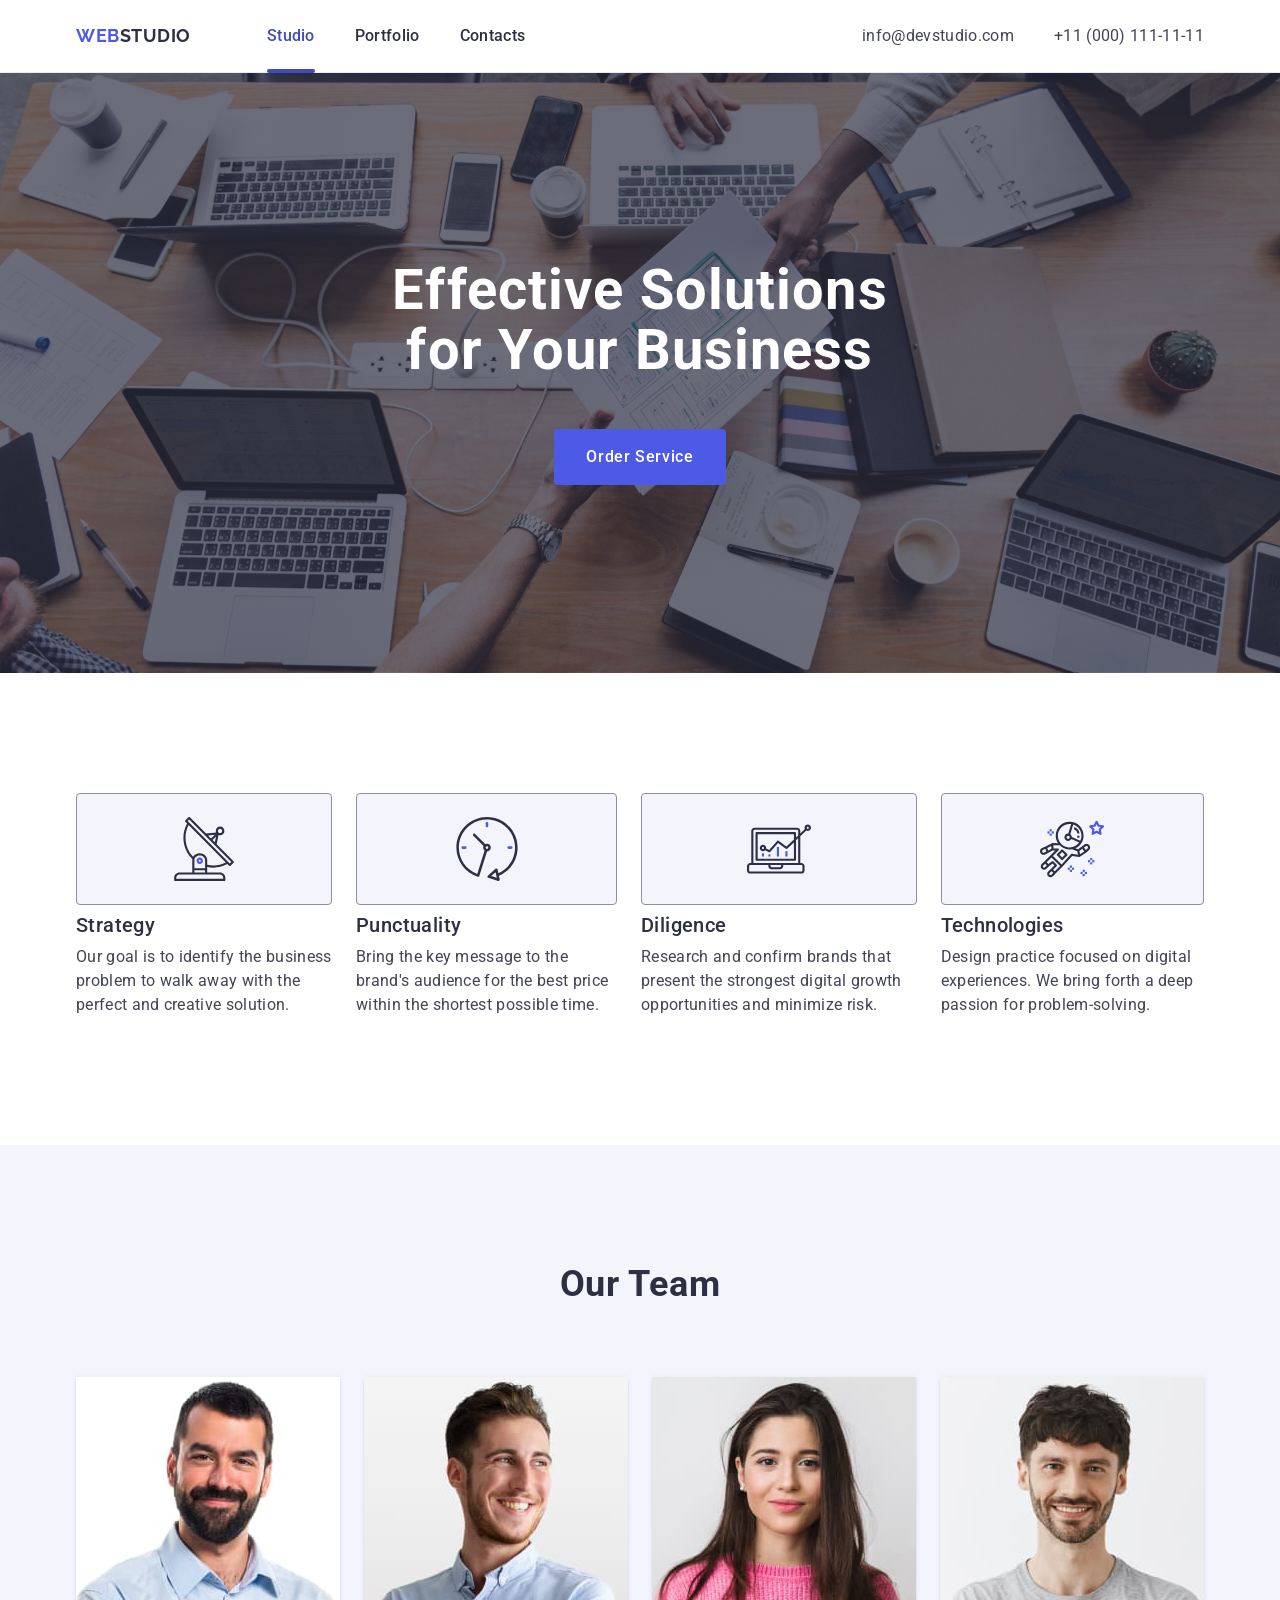
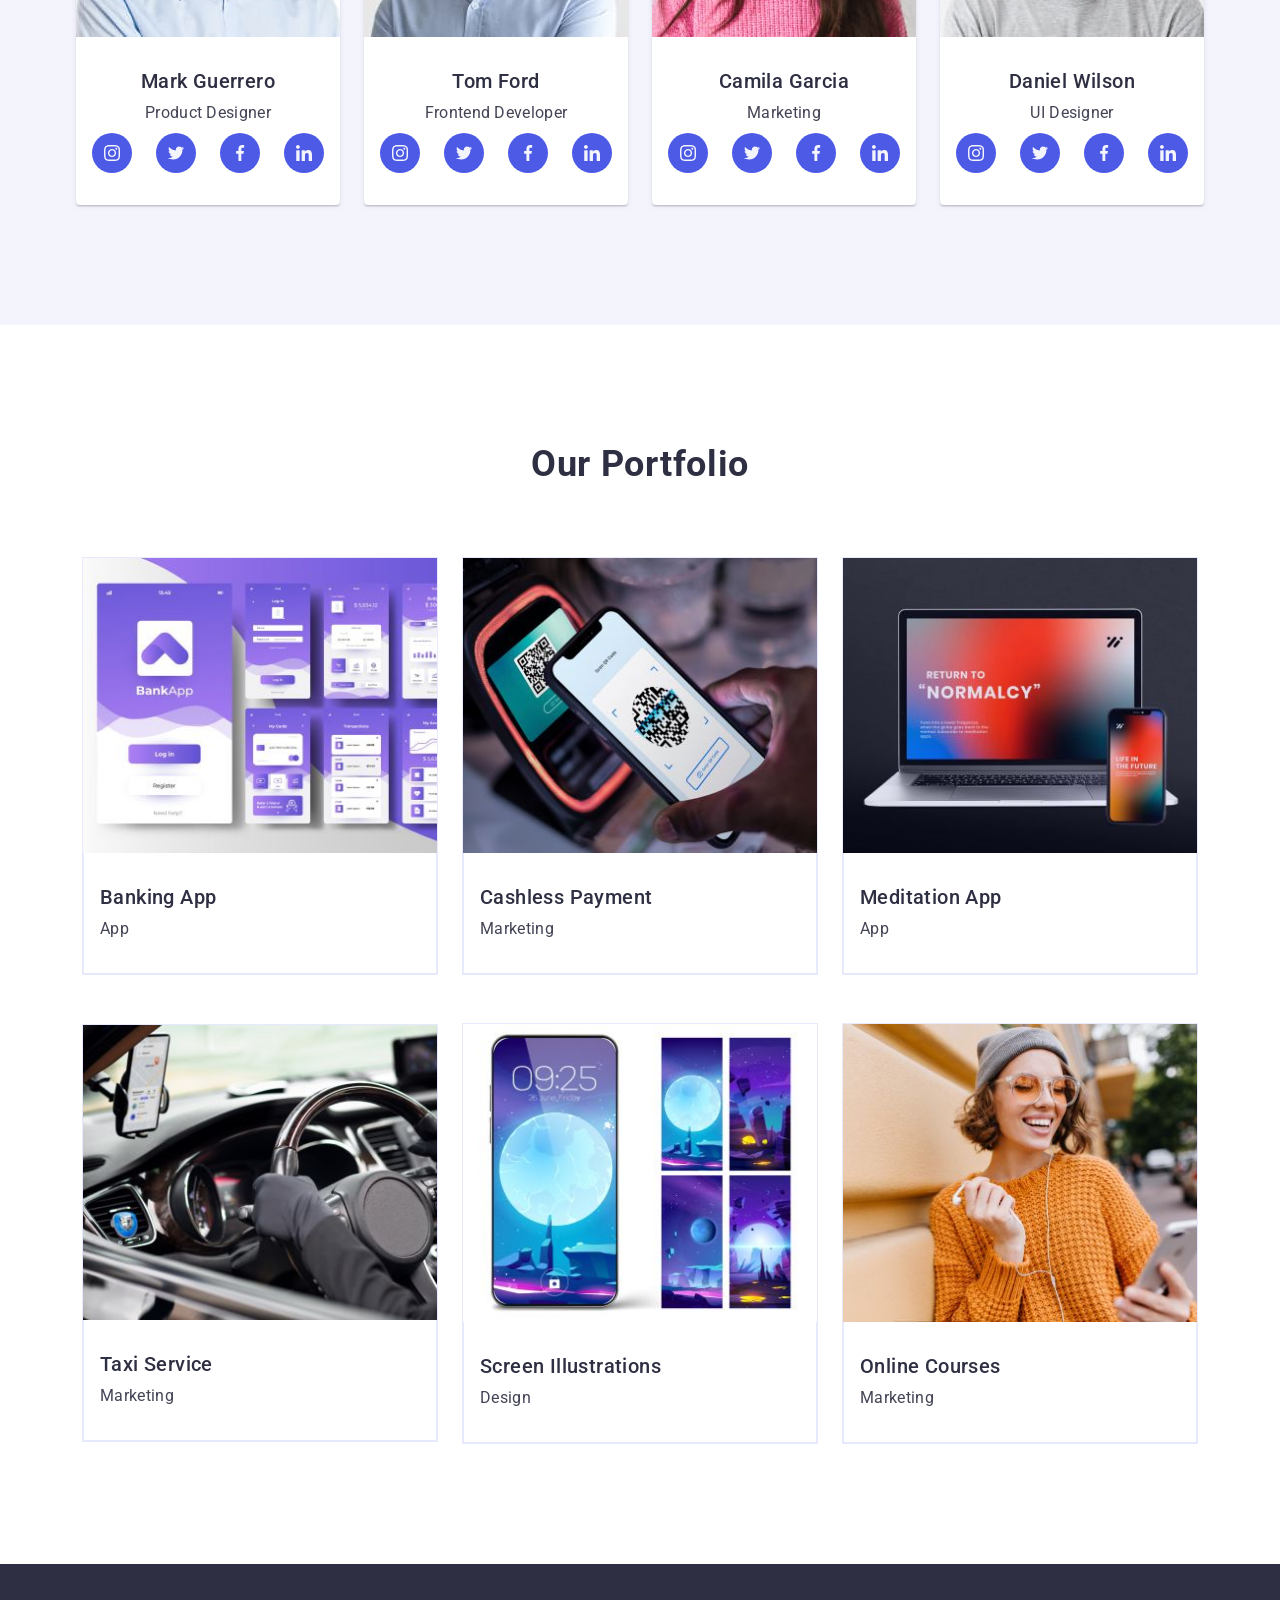
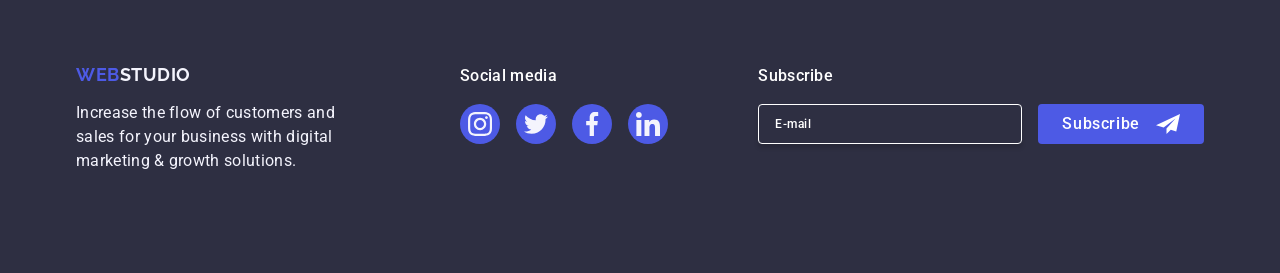
<file: index.html>
<!DOCTYPE html>
<html lang="en">
  <head>
    <meta charset="UTF-8" />
    <meta name="viewport" content="width=device-width, initial-scale=1.0" />
    <meta name="description" content="Effective Solutions for Your Business" />
    <title>WebStudio</title>
    <!-- Favicon -->
    <!-- Fonts -->
    <link rel="preconnect" href="https://fonts.googleapis.com" />
    <link rel="preconnect" href="https://fonts.gstatic.com" crossorigin />
    <link
      href="https://fonts.googleapis.com/css2?family=Raleway:wght@700&family=Roboto:wght@400;500;700&display=swap"
      rel="stylesheet" />
    <!-- modern-normalize -->
    <link
      rel="stylesheet"
      href="https://cdn.jsdelivr.net/npm/modern-normalize@2.0.0/modern-normalize.min.css" />
    <!-- Custom style -->
    <link rel="stylesheet" href="./css/styles.css" />
  </head>
  <body>
    <!-- *header -->
    <header class="header">
      <div class="header-container container">
        <nav class="header-nav">
          <a class="main-logo" href="./index.html"
            >Web<span class="header-logo-accent">Studio</span></a
          >
          <ul class="header-nav-list">
            <li class="header-nav-item">
              <a class="header-nav-link active" href="./index.html">Studio</a>
            </li>
            <li class="header-nav-item">
              <a class="header-nav-link" href="">Portfolio</a>
            </li>
            <li class="header-nav-item">
              <a class="header-nav-link" href="">Contacts</a>
            </li>
          </ul>
        </nav>
        <address class="header-address">
          <ul class="header-address-list">
            <li class="header-address-item">
              <a class="header-address-link" href="mailto:info@devstudio.com"
                >info@devstudio.com</a
              >
            </li>
            <li class="header-address-item">
              <a class="header-address-link" href="tel:+110001111111"
                >+11 (000) 111-11-11</a
              >
            </li>
          </ul>
        </address>
        <button
          class="mobile-menu-btn"
          type="button"
          aria-label="open menu button">
          <svg class="mobile-menu-icon" width="17" height="14">
            <use href="./images/icons.svg#menu"></use>
          </svg>
        </button>
      </div>
    </header>

    <main>
      <!-- *section hero -->
      <section class="hero">
        <div class="hero-container container">
          <h1 class="hero-titel">Effective Solutions for Your Business</h1>
          <button class="hero-button main-btn" type="button">
            Order Service
          </button>
        </div>
      </section>
      <!-- *section advantages -->
      <section class="advantages section">
        <div class="container">
          <h2 class="advantages-titel visually-hidden">advantages</h2>
          <ul class="advantages-list">
            <li class="advantages-item">
              <div class="advantages-icon-wrap">
                <svg class="advantages-icon" width="64" height="64">
                  <use href="./images/icons.svg#antenna"></use>
                </svg>
              </div>
              <h3 class="advantages-titel-caption">Strategy</h3>
              <p class="advantages-desc">
                Our goal is to identify the business problem to walk away with
                the perfect and creative solution.
              </p>
            </li>
            <li class="advantages-item">
              <div class="advantages-icon-wrap">
                <svg class="advantages-icon" width="64" height="64">
                  <use href="./images/icons.svg#clock"></use>
                </svg>
              </div>
              <h3 class="advantages-titel-caption">Punctuality</h3>
              <p class="advantages-desc">
                Bring the key message to the brand's audience for the best price
                within the shortest possible time.
              </p>
            </li>
            <li class="advantages-item">
              <div class="advantages-icon-wrap">
                <svg class="advantages-icon" width="64" height="64">
                  <use href="./images/icons.svg#diagram"></use>
                </svg>
              </div>
              <h3 class="advantages-titel-caption">Diligence</h3>
              <p class="advantages-desc">
                Research and confirm brands that present the strongest digital
                growth opportunities and minimize risk.
              </p>
            </li>
            <li class="advantages-item">
              <div class="advantages-icon-wrap">
                <svg class="advantages-icon" width="64" height="64">
                  <use href="./images/icons.svg#astronaut"></use>
                </svg>
              </div>
              <h3 class="advantages-titel-caption">Technologies</h3>
              <p class="advantages-desc">
                Design practice focused on digital experiences. We bring forth a
                deep passion for problem-solving.
              </p>
            </li>
          </ul>
        </div>
      </section>
      <!-- *section team -->
      <section class="team section">
        <div class="container">
          <h2 class="team-titel">Our Team</h2>
          <ul class="team-list">
            <li class="team-item">
              <picture
                ><source
                  media="(min-width: 1158px)"
                  srcset="
                    ./images/team/img11158@1x_result.jpg 1x,
                    ./images/team/img11158@2x_result.jpg 2x
                  " />
                <!-- Tablet screen -->
                <source
                  media="(min-width: 768px)"
                  srcset="
                    ./images/team/imgimgportfolio-13768@1x_result.jpg 1x,
                    ./images/team/imgimgportfolio-13768@2x_result.jpg 2x
                  " />
                <!-- Mobile screen -->
                <source
                  media="(min-width: 320px)"
                  srcset="
                    ./images/team/img-3320@1x_result.jpg 1x,
                    ./images/team/img-3320@2x_result.jpg 2x
                  " />
                <img
                  class="team-pic"
                  src="./images/team/img-3.jpg"
                  alt="photo man"
                  width="264"
                  height="260" />
              </picture>
              <div class="team-wrap">
                <h3 class="team-titel-caption">Mark Guerrero</h3>
                <p class="team-desc">Product Designer</p>
                <ul class="socials">
                  <li class="socials-item">
                    <a
                      class="socials-link team-socials-link"
                      href="https://instagram.com"
                      target="blank"
                      rel="noopener noreferrer"
                      aria-label="Instagram site">
                      <svg class="socials-icon" width="16" height="16">
                        <use href="./images/icons.svg#instagram"></use>
                      </svg>
                    </a>
                  </li>
                  <li class="socials-item">
                    <a
                      class="socials-link team-socials-link"
                      href="https://twitter.com"
                      target="_blank"
                      rel="noopener noreferrer"
                      aria-label="Twitter site">
                      <svg class="socials-icon" width="16" height="16">
                        <use href="./images/icons.svg#twitter"></use>
                      </svg>
                    </a>
                  </li>
                  <li class="socials-item">
                    <a
                      class="socials-link team-socials-link"
                      href="https://facebook.com"
                      target="blank"
                      rel="noopener noreferrer"
                      aria-label="Facebook site">
                      <svg class="socials-icon" width="16" height="16">
                        <use href="./images/icons.svg#facebook"></use>
                      </svg>
                    </a>
                  </li>
                  <li class="socials-item">
                    <a
                      class="socials-link team-socials-link"
                      href="https://www.linkedin.com"
                      target="blank"
                      rel="noopener noreferrer"
                      aria-label="Facebook site">
                      <svg class="socials-icon" width="16" height="16">
                        <use href="./images/icons.svg#linkedin"></use>
                      </svg>
                    </a>
                  </li>
                </ul>
              </div>
            </li>
            <li class="team-item">
              <picture
                ><source
                  media="(min-width: 1158px)"
                  srcset="
                    ./images/team/img21158@1x_result.jpg 1x,
                    ./images/team/img21158@1x_result.jpg 2x
                  " />
                <!-- Tablet screen -->
                <source
                  media="(min-width: 768px)"
                  srcset="
                    ./images/team/imgimgportfolio-14768@1x_result.jpg 1x,
                    ./images/team/imgimgportfolio-14768@1x_result.jpg 2x
                  " />
                <!-- Mobile screen -->
                <source
                  media="(min-width: 320px)"
                  srcset="
                    ./images/team/img-2320@1x_result.jpg 1x,
                    ./images/team/img-2320@1x_result.jpg 2x
                  " />
                <img
                  class="team-pic"
                  src="./images/team/img-2.jpg"
                  alt="photo man"
                  width="264"
                  height="260" />
              </picture>
              <div class="team-wrap">
                <h3 class="team-titel-caption">Tom Ford</h3>
                <p class="team-desc">Frontend Developer</p>
                <ul class="socials">
                  <li class="socials-item">
                    <a
                      class="socials-link team-socials-link"
                      href="https://instagram.com"
                      target="blank"
                      rel="noopener noreferrer"
                      aria-label="Instagram site">
                      <svg class="socials-icon" width="16" height="16">
                        <use href="./images/icons.svg#instagram"></use>
                      </svg>
                    </a>
                  </li>
                  <li class="socials-item">
                    <a
                      class="socials-link team-socials-link"
                      href="https://twitter.com"
                      target="blank"
                      rel="noopener noreferrer"
                      aria-label="Twitter site">
                      <svg class="socials-icon" width="16" height="16">
                        <use href="./images/icons.svg#twitter"></use>
                      </svg>
                    </a>
                  </li>
                  <li class="socials-item">
                    <a
                      class="socials-link team-socials-link"
                      href="https://facebook.com"
                      target="blank"
                      rel="noopener noreferrer"
                      aria-label="Facebook site">
                      <svg class="socials-icon" width="16" height="16">
                        <use href="./images/icons.svg#facebook"></use>
                      </svg>
                    </a>
                  </li>
                  <li class="socials-item">
                    <a
                      class="socials-link team-socials-link"
                      href="https://www.linkedin.com"
                      target="blank"
                      rel="noopener noreferrer"
                      aria-label="Facebook site">
                      <svg class="socials-icon" width="16" height="16">
                        <use href="./images/icons.svg#linkedin"></use>
                      </svg>
                    </a>
                  </li>
                </ul>
              </div>
            </li>
            <li class="team-item">
              <picture
                ><source
                  media="(min-width: 1158px)"
                  srcset="
                    ./images/team/img32158@1x_result.jpg 1x,
                    ./images/team/img32158@2x_result.jpg 2x
                  " />
                <!-- Tablet screen -->
                <source
                  media="(min-width: 768px)"
                  srcset="
                    ./images/team/imgimgportfolio-15768@1x_result.jpg 1x,
                    ./images/team/imgimgportfolio-15768@2x_result.jpg 2x
                  " />
                <!-- Mobile screen -->
                <source
                  media="(min-width: 320px)"
                  srcset="
                    ./images/team/img-1320@1x_result.jpg 1x,
                    ./images/team/img-320@2x_result.jpg  2x
                  " />
                <img
                  class="team-pic"
                  src="./images/team/img-1.jpg"
                  alt="photo woman"
                  width="264"
                  height="260" />
              </picture>
              <div class="team-wrap">
                <h3 class="team-titel-caption">Camila Garcia</h3>
                <p class="team-desc">Marketing</p>
                <ul class="socials">
                  <li class="socials-item">
                    <a
                      class="socials-link team-socials-link"
                      href="https://instagram.com"
                      target="blank"
                      rel="noopener noreferrer"
                      aria-label="Instagram site">
                      <svg class="socials-icon" width="16" height="16">
                        <use href="./images/icons.svg#instagram"></use>
                      </svg>
                    </a>
                  </li>
                  <li class="socials-item">
                    <a
                      class="socials-link team-socials-link"
                      href="https://twitter.com"
                      target="blank"
                      rel="noopener noreferrer"
                      aria-label="Twitter site">
                      <svg class="socials-icon" width="16" height="16">
                        <use href="./images/icons.svg#twitter"></use>
                      </svg>
                    </a>
                  </li>
                  <li class="socials-item">
                    <a
                      class="socials-link team-socials-link"
                      href="https://facebook.com"
                      target="blank"
                      rel="noopener noreferrer"
                      aria-label="Facebook site">
                      <svg class="socials-icon" width="16" height="16">
                        <use href="./images/icons.svg#facebook"></use>
                      </svg>
                    </a>
                  </li>
                  <li class="socials-item">
                    <a
                      class="socials-link team-socials-link"
                      href="https://www.linkedin.com"
                      target="blank"
                      rel="noopener noreferrer"
                      aria-label="Facebook site">
                      <svg class="socials-icon" width="16" height="16">
                        <use href="./images/icons.svg#linkedin"></use>
                      </svg>
                    </a>
                  </li>
                </ul>
              </div>
            </li>
            <li class="team-item">
              <picture
                ><source
                  media="(min-width: 1158px)"
                  srcset="
                    ./images/team/img42158@1x_result.jpg 1x,
                    ./images/team/img42158@2x_result.jpg 2x
                  " />
                <!-- Tablet screen -->
                <source
                  media="(min-width: 768px)"
                  srcset="
                    ./images/team/imgimgportfolio-17768@1x_result.jpg 1x,
                    ./images/team/imgimgportfolio-17768@2x_result.jpg 2x
                  " />
                <!-- Mobile screen -->
                <source
                  media="(min-width: 320px)"
                  srcset="
                    ./images/team/img-320@1x_result.jpg 1x,
                    ./images/team/img320@2x_result.jpg  2x
                  " />
                <img
                  class="team-pic"
                  src="./images/team/img.jpg"
                  alt="photo man"
                  width="264"
                  height="260" />
              </picture>
              <div class="team-wrap">
                <h3 class="team-titel-caption">Daniel Wilson</h3>
                <p class="team-desc">UI Designer</p>
                <ul class="socials">
                  <li class="socials-item">
                    <a
                      class="socials-link team-socials-link"
                      href="https://instagram.com"
                      target="blank"
                      rel="noopener noreferrer"
                      aria-label="Instagram site">
                      <svg class="socials-icon" width="16" height="16">
                        <use href="./images/icons.svg#instagram"></use>
                      </svg>
                    </a>
                  </li>
                  <li class="socials-item">
                    <a
                      class="socials-link team-socials-link"
                      href="https://twitter.com"
                      target="_blank"
                      rel="noopener noreferrer"
                      aria-label="Twitter site">
                      <svg class="socials-icon" width="16" height="16">
                        <use href="./images/icons.svg#twitter"></use>
                      </svg>
                    </a>
                  </li>
                  <li class="socials-item">
                    <a
                      class="socials-link team-socials-link"
                      href="https://facebook.com"
                      target="blank"
                      rel="noopener noreferrer"
                      aria-label="Facebook site">
                      <svg class="socials-icon" width="16" height="16">
                        <use href="./images/icons.svg#facebook"></use>
                      </svg>
                    </a>
                  </li>
                  <li class="socials-item">
                    <a
                      class="socials-link team-socials-link"
                      href="https://www.linkedin.com"
                      target="blank"
                      rel="noopener noreferrer"
                      aria-label="Facebook site">
                      <svg class="socials-icon" width="16" height="16">
                        <use href="./images/icons.svg#linkedin"></use>
                      </svg>
                    </a>
                  </li>
                </ul>
              </div>
            </li>
          </ul>
        </div>
      </section>
      <!-- *our portfolio -->
      <section class="portfolio section">
        <div class="container">
          <h2 class="portfolio-titel">Our Portfolio</h2>
          <ul class="portfolio-list">
            <li class="portfolio-item">
              <div class="overlay-wrap">
                <picture
                  ><source
                    media="(min-width: 1158px)"
                    srcset="
                      ./images/portfolio/img72158@1x_result.jpg 1x,
                      ./images/portfolio/img72158@2x_result.jpg 2x
                    " />
                  <!-- Tablet screen -->
                  <source
                    media="(min-width: 768px)"
                    srcset="
                      ./images/portfolio/imgimgportfolio-7768@2x_result.jpg 1x,
                      ./images/portfolio/imgimgportfolio-7768@2x_result.jpg 2x
                    " />
                  <!-- Mobile screen -->
                  <source
                    media="(min-width: 320px)"
                    srcset="
                      ./images/portfolio/imgimgportfolio-1320@1x_result.jpg 1x,
                      ./images/portfolio/imgimgportfolio-1320@2x_result.jpg 2x
                    " />
                  <img
                    class="portfolio-pic"
                    src="./images/portfolio/imgportfolio-5.jpg"
                    alt="photo banking app"
                    width="360"
                    height="300" />
                </picture>

                <p class="overlay">
                  14 Stylish and User-Friendly App Design Concepts · Task
                  Manager App · Calorie Tracker App · Exotic Fruit Ecommerce App
                  · Cloud Storage App
                </p>
              </div>
              <div class="portfolio-wrap">
                <h3 class="portfolio-titel-caption">Banking App</h3>
                <p class="portfolio-desc">App</p>
              </div>
            </li>
            <li class="portfolio-item">
              <div class="overlay-wrap">
                <picture
                  ><source
                    media="(min-width: 1158px)"
                    srcset="
                      ./images/portfolio/img88158@1x_result.jpg 1x,
                      ./images/portfolio/img88158@2x_result.jpg 2x
                    " />
                  <!-- Tablet screen -->
                  <source
                    media="(min-width: 768px)"
                    srcset="
                      ./images/portfolio/imgimgportfolio-8768@1x_result.jpg 1x,
                      ./images/portfolio/imgimgportfolio-8768@2x_result.jpg 2x
                    " />
                  <!-- Mobile screen -->
                  <source
                    media="(min-width: 320px)"
                    srcset="
                      ./images/portfolio/imgimgportfolio-2320@1x_result.jpg 1x,
                      ./images/portfolio/imgimgportfolio-2320@2x_result.jpg 2x
                    " />
                  <img
                    class="portfolio-pic"
                    src="./images/portfolio/imgportfolio-4.jpg"
                    alt="photo phone"
                    width="360"
                    height="300" />
                </picture>
                <p class="overlay">
                  14 Stylish and User-Friendly App Design Concepts · Task
                  Manager App · Calorie Tracker App · Exotic Fruit Ecommerce App
                  · Cloud Storage App
                </p>
              </div>

              <div class="portfolio-wrap">
                <h3 class="portfolio-titel-caption">Cashless Payment</h3>
                <p class="portfolio-desc">Marketing</p>
              </div>
            </li>
            <li class="portfolio-item">
              <div class="overlay-wrap">
                <picture
                  ><source
                    media="(min-width: 1158px)"
                    srcset="
                      ./images/portfolio/img82158@1x_result.jpg 1x,
                      ./images/portfolio/img82158@2x_result.jpg 2x
                    " />
                  <!-- Tablet screen -->
                  <source
                    media="(min-width: 768px)"
                    srcset="
                      ./images/portfolio/imgimgportfolio-9768@1x_result.jpg 1x,
                      ./images/portfolio/imgimgportfolio-9768@2x_result.jpg 2x
                    " />
                  <!-- Mobile screen -->
                  <source
                    media="(min-width: 320px)"
                    srcset="
                      ./images/portfolio/imgimgportfolio-3@1x_result.jpg 1x,
                      ./images/portfolio/imgimgportfolio-3@2x_result.jpg 2x
                    " />
                  <img
                    class="portfolio-pic"
                    src="./images/portfolio/imgportfolio-3.jpg"
                    alt="photo laptop"
                    width="360"
                    height="300" />
                </picture>

                <p class="overlay">
                  14 Stylish and User-Friendly App Design Concepts · Task
                  Manager App · Calorie Tracker App · Exotic Fruit Ecommerce App
                  · Cloud Storage App
                </p>
              </div>

              <div class="portfolio-wrap">
                <h3 class="portfolio-titel-caption">Meditation App</h3>
                <p class="portfolio-desc">App</p>
              </div>
            </li>
            <li class="portfolio-item">
              <div class="overlay-wrap">
                <picture
                  ><source
                    media="(min-width: 1158px)"
                    srcset="
                      ./images/portfolio/imgridrev1@1xresult.jpg 1x,
                      ./images/portfolio/img91158@2x_result.jpg  2x
                    " />
                  <!-- Tablet screen -->
                  <source
                    media="(min-width: 768px)"
                    srcset="
                      ./images/portfolio/imgimgportfolio-10768@1x_result.jpg 1x,
                      ./images/portfolio/imgimgportfolio-10768@2x_result.jpg 2x
                    " />
                  <!-- Mobile screen -->
                  <source
                    media="(min-width: 320px)"
                    srcset="
                      ./images/portfolio/img4320@1x_result.jpg              1x,
                      ./images/portfolio/imgimgportfolio-4320@2x_result.jpg 2x
                    " />
                  <img
                    class="portfolio-pic"
                    src="./images/portfolio/imgportfolio-2.jpg"
                    alt="photo car"
                    width="360"
                    height="300" />
                </picture>

                <p class="overlay">
                  14 Stylish and User-Friendly App Design Concepts · Task
                  Manager App · Calorie Tracker App · Exotic Fruit Ecommerce App
                  · Cloud Storage App
                </p>
              </div>

              <div class="portfolio-wrap">
                <h3 class="portfolio-titel-caption">Taxi Service</h3>
                <p class="portfolio-desc">Marketing</p>
              </div>
            </li>
            <li class="portfolio-item">
              <div class="overlay-wrap">
                <picture
                  ><source
                    media="(min-width: 1158px)"
                    srcset="
                      ./images/portfolio/imgimgportfolio-11768@1x_result.jpg 1x,
                      ./images/portfolio/imgimgportfolio-11768@2x_result.jpg 2x
                    " />
                  <!-- Tablet screen -->
                  <source
                    media="(min-width: 768px)"
                    srcset="
                      ./images/portfolio/imgimgportfolio-11768@1x_result.jpg 1x,
                      ./images/portfolio/imgimgportfolio-11768@2x_result.jpg 2x
                    " />
                  <!-- Mobile screen -->
                  <source
                    media="(min-width: 320px)"
                    srcset="
                      ./images/portfolio/imgimgportfolio-5320@1x_result.jpg 1x,
                      ./images/portfolio/imgimgportfolio-5320@2x_result.jpg 2x
                    " />
                  <img
                    class="portfolio-pic"
                    src="./images/portfolio/imgportfolio-1.jpg"
                    alt="photo phone"
                    width="360"
                    height="300" />
                </picture>

                <p class="overlay">
                  14 Stylish and User-Friendly App Design Concepts · Task
                  Manager App · Calorie Tracker App · Exotic Fruit Ecommerce App
                  · Cloud Storage App
                </p>
              </div>

              <div class="portfolio-wrap">
                <h3 class="portfolio-titel-caption">Screen Illustrations</h3>
                <p class="portfolio-desc">Design</p>
              </div>
            </li>
            <li class="portfolio-item">
              <div class="overlay-wrap">
                <picture
                  ><source
                    media="(min-width: 1158px)"
                    srcset="
                      ./images/portfolio/imgimgportfolio-12768@1x_result.jpg 1x,
                      ./images/portfolio/imgimgportfolio-12768@2x_result.jpg 2x
                    " />
                  <!-- Tablet screen -->
                  <source
                    media="(min-width: 768px)"
                    srcset="
                      ./images/portfolio/imgimgportfolio-12768@1x_result.jpg 1x,
                      ./images/portfolio/imgimgportfolio-12768@2x_result.jpg 2x
                    " />
                  <!-- Mobile screen -->
                  <source
                    media="(min-width: 320px)"
                    srcset="
                      ./images/portfolio/imgimgportfolio-6320@1x_result.jpg 1x,
                      ./images/portfolio/imgimgportfolio-6320@2x_result.jpg 2x
                    " />
                  <img
                    class="portfolio-pic"
                    src="./images/portfolio/imgportfolio.jpg"
                    alt="photo woman"
                    width="360"
                    height="300" />
                </picture>

                <p class="overlay">
                  14 Stylish and User-Friendly App Design Concepts · Task
                  Manager App · Calorie Tracker App · Exotic Fruit Ecommerce App
                  · Cloud Storage App
                </p>
              </div>

              <div class="portfolio-wrap">
                <h3 class="portfolio-titel-caption">Online Courses</h3>
                <p class="portfolio-desc">Marketing</p>
              </div>
            </li>
          </ul>
        </div>
      </section>
    </main>
    <!-- *footer -->
    <footer class="footer">
      <div class="container footer-wrap">
        <div class="footer-grouping-wrap">
          <div class="footer-wrap-logo">
            <a class="main-logo footer-logo" href="./index.html"
              >Web<span class="footer-logo-accent">Studio</span></a
            >
            <p class="footer-desc">
              Increase the flow of customers and sales for your business with
              digital marketing & growth solutions.
            </p>
          </div>
          <div class="socials-footer-wrap">
            <p class="socials-footer-caption">Social media</p>
            <ul class="socials footer-social">
              <li class="socials-item">
                <a
                  class="socials-link footer-socials-link"
                  href="https://instagram.com"
                  target="blank"
                  rel="noopener noreferrer"
                  aria-label="Instagram site">
                  <svg class="socials-icon" width="24" height="24">
                    <use href="./images/icons.svg#instagram"></use>
                  </svg>
                </a>
              </li>
              <li class="socials-item">
                <a
                  class="socials-link footer-socials-link"
                  href="https://twitter.com"
                  target="blank"
                  rel="noopener noreferrer"
                  aria-label="Twitter site">
                  <svg class="socials-icon" width="24" height="24">
                    <use href="./images/icons.svg#twitter"></use>
                  </svg>
                </a>
              </li>
              <li class="socials-item">
                <a
                  class="socials-link footer-socials-link"
                  href="https://facebook.com"
                  target="blank"
                  rel="noopener noreferrer"
                  aria-label="Facebook site">
                  <svg class="socials-icon" width="24" height="24">
                    <use href="./images/icons.svg#facebook"></use>
                  </svg>
                </a>
              </li>
              <li class="socials-item">
                <a
                  class="socials-link footer-socials-link"
                  href="https://www.linkedin.com"
                  target="blank"
                  rel="noopener noreferrer"
                  aria-label="Facebook site">
                  <svg class="socials-icon" width="24" height="24">
                    <use href="./images/icons.svg#linkedin"></use>
                  </svg>
                </a>
              </li>
            </ul>
          </div>
        </div>
        <div class="footer-subscribe-wrap">
          <p class="footer-subscribe-caption">Subscribe</p>
          <form class="footer-subscribe-form">
            <label class="footer-subscribe-label"
              ><input
                type="email"
                name="email"
                class="footer-subscribe-input"
                placeholder="E-mail" /></label
            ><button class="footer-subscribe-button main-btn" type="submit">
              Subscribe
              <svg class="footer-subscribe-icon" width="24" height="24">
                <use href="./images/icons.svg#frame"></use>
              </svg>
            </button>
          </form>
        </div>
      </div>
    </footer>
    <!-- modal -->
    <div class="backdrop is-hidden">
      <div class="modal">
        <button class="modal-btn" type="button" aria-label="modal close button">
          <svg class="btn-icon" width="8" height="8">
            <use href="./images/icons.svg#close-black"></use>
          </svg>
        </button>
        <p class="modal-caption">
          Leave your contacts and we will call you back
        </p>

        <form class="modal-form form" name="reviews">
          <div class="form-field">
            <label class="form-label" for="user-name">Name</label>
            <div class="form-input-wrap">
              <input
                type="text"
                name="user-name"
                id="user-name"
                class="form-input" />
              <svg class="form-icon" width="18" height="24">
                <use href="./images/icons.svg#person-black"></use>
              </svg>
            </div>
          </div>
          <div class="form-field">
            <label class="form-label" for="user-phone">Phone </label>
            <div class="form-input-wrap">
              <input
                type="tel"
                name="user-phone"
                id="user-phone"
                class="form-input" />
              <svg class="form-icon" width="18" height="24">
                <use href="./images/icons.svg#phone-black"></use>
              </svg>
            </div>
          </div>
          <div class="form-field">
            <label class="form-label" for="user_email">Email</label>
            <div class="form-input-wrap">
              <input
                type="email"
                name="user_email"
                id="user_email"
                class="form-input" />
              <svg class="form-icon" width="18" height="24">
                <use href="./images/icons.svg#email-black"></use>
              </svg>
            </div>
          </div>

          <div class="form-field textarea-wrap">
            <label class="form-label" for="user-comment">Comment </label>
            <textarea
              class="form-textarea"
              name="user-comment"
              id="user-comment"
              placeholder="Text input"></textarea>
          </div>
          <div class="checkbox-wrap">
            <input
              class="checkbox visually-hidden"
              type="checkbox"
              name="user-privacy"
              value="true"
              id="user-privacy" />
            <label class="from-agreement" for="user-privacy">
              <span class="from-agreement-checkbox"
                ><svg class="from-agreement-icon" width="10" height="8">
                  <use href="./images/icons.svg#vector"></use></svg
              ></span>
              I accept the terms and conditions of the&nbsp;
              <a class="from-agreement-link">Privacy Policy</a>
            </label>
          </div>
          <button class="form-btn main-btn">Send</button>
        </form>
      </div>
    </div>
    <!-- mobile menu  -->
    <div class="mobile-menu">
      <button
        class="close-menu-btn"
        type="button"
        aria-label="modal close button">
        <svg class="menu-btn-icon" width="8" height="8">
          <use href="./images/icons.svg#close-menu-btn"></use>
        </svg>
      </button>
      <ul class="mobile-menu-list">
        <li class="mobile-menu-item">
          <a href="./index.html" class="mobile-menu-link menu-active">Studio</a>
        </li>
        <li class="mobile-menu-item">
          <a href="#" class="mobile-menu-link">Portfolio</a>
        </li>
        <li class="mobile-menu-item">
          <a href="#" class="mobile-menu-link">Contacts</a>
        </li>
      </ul>

      <ul class="mobile-menu-cotacts">
        <li class="contact-item">
          <a class="contact-link" href="mailto:info@devstudio.com"
            >info@devstudio.com</a
          >
        </li>
        <li class="contact-item">
          <a class="contact-link" href="tel:+110001111111"
            >+11 (000) 111-11-11</a
          >
        </li>
      </ul>

      <ul class="socials mobile-menu-socials">
        <li class="socials-item">
          <a
            class="socials-link team-socials-link"
            href="https://instagram.com"
            target="blank"
            rel="noopener noreferrer"
            aria-label="Instagram site">
            <svg class="socials-icon" width="16" height="16">
              <use href="./images/icons.svg#instagram"></use>
            </svg>
          </a>
        </li>
        <li class="socials-item">
          <a
            class="socials-link team-socials-link"
            href="https://twitter.com"
            target="_blank"
            rel="noopener noreferrer"
            aria-label="Twitter site">
            <svg class="socials-icon" width="16" height="16">
              <use href="./images/icons.svg#twitter"></use>
            </svg>
          </a>
        </li>
        <li class="socials-item">
          <a
            class="socials-link team-socials-link"
            href="https://facebook.com"
            target="blank"
            rel="noopener noreferrer"
            aria-label="Facebook site">
            <svg class="socials-icon" width="16" height="16">
              <use href="./images/icons.svg#facebook"></use>
            </svg>
          </a>
        </li>
        <li class="socials-item">
          <a
            class="socials-link team-socials-link"
            href="https://www.linkedin.com"
            target="blank"
            rel="noopener noreferrer"
            aria-label="Facebook site">
            <svg class="socials-icon" width="16" height="16">
              <use href="./images/icons.svg#linkedin"></use>
            </svg>
          </a>
        </li>
      </ul>
    </div>
  </body>
</html>
</file>
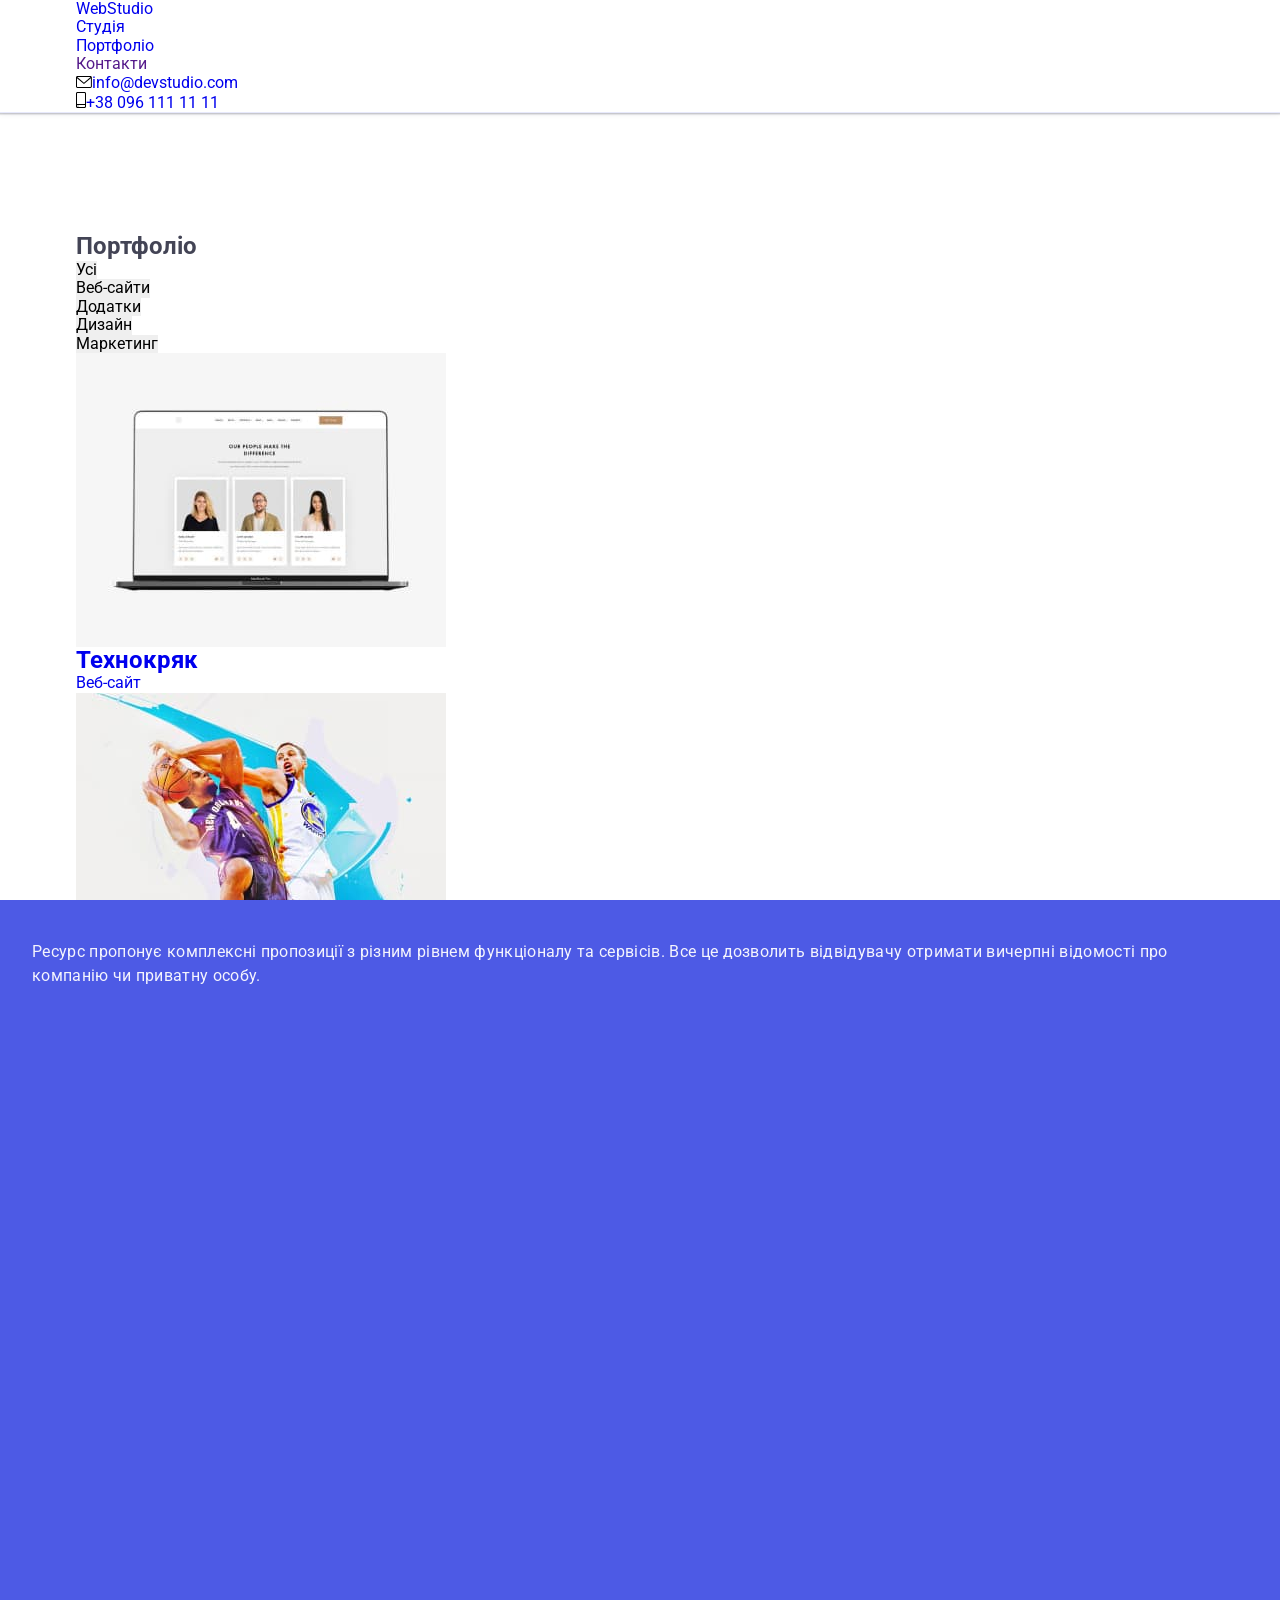
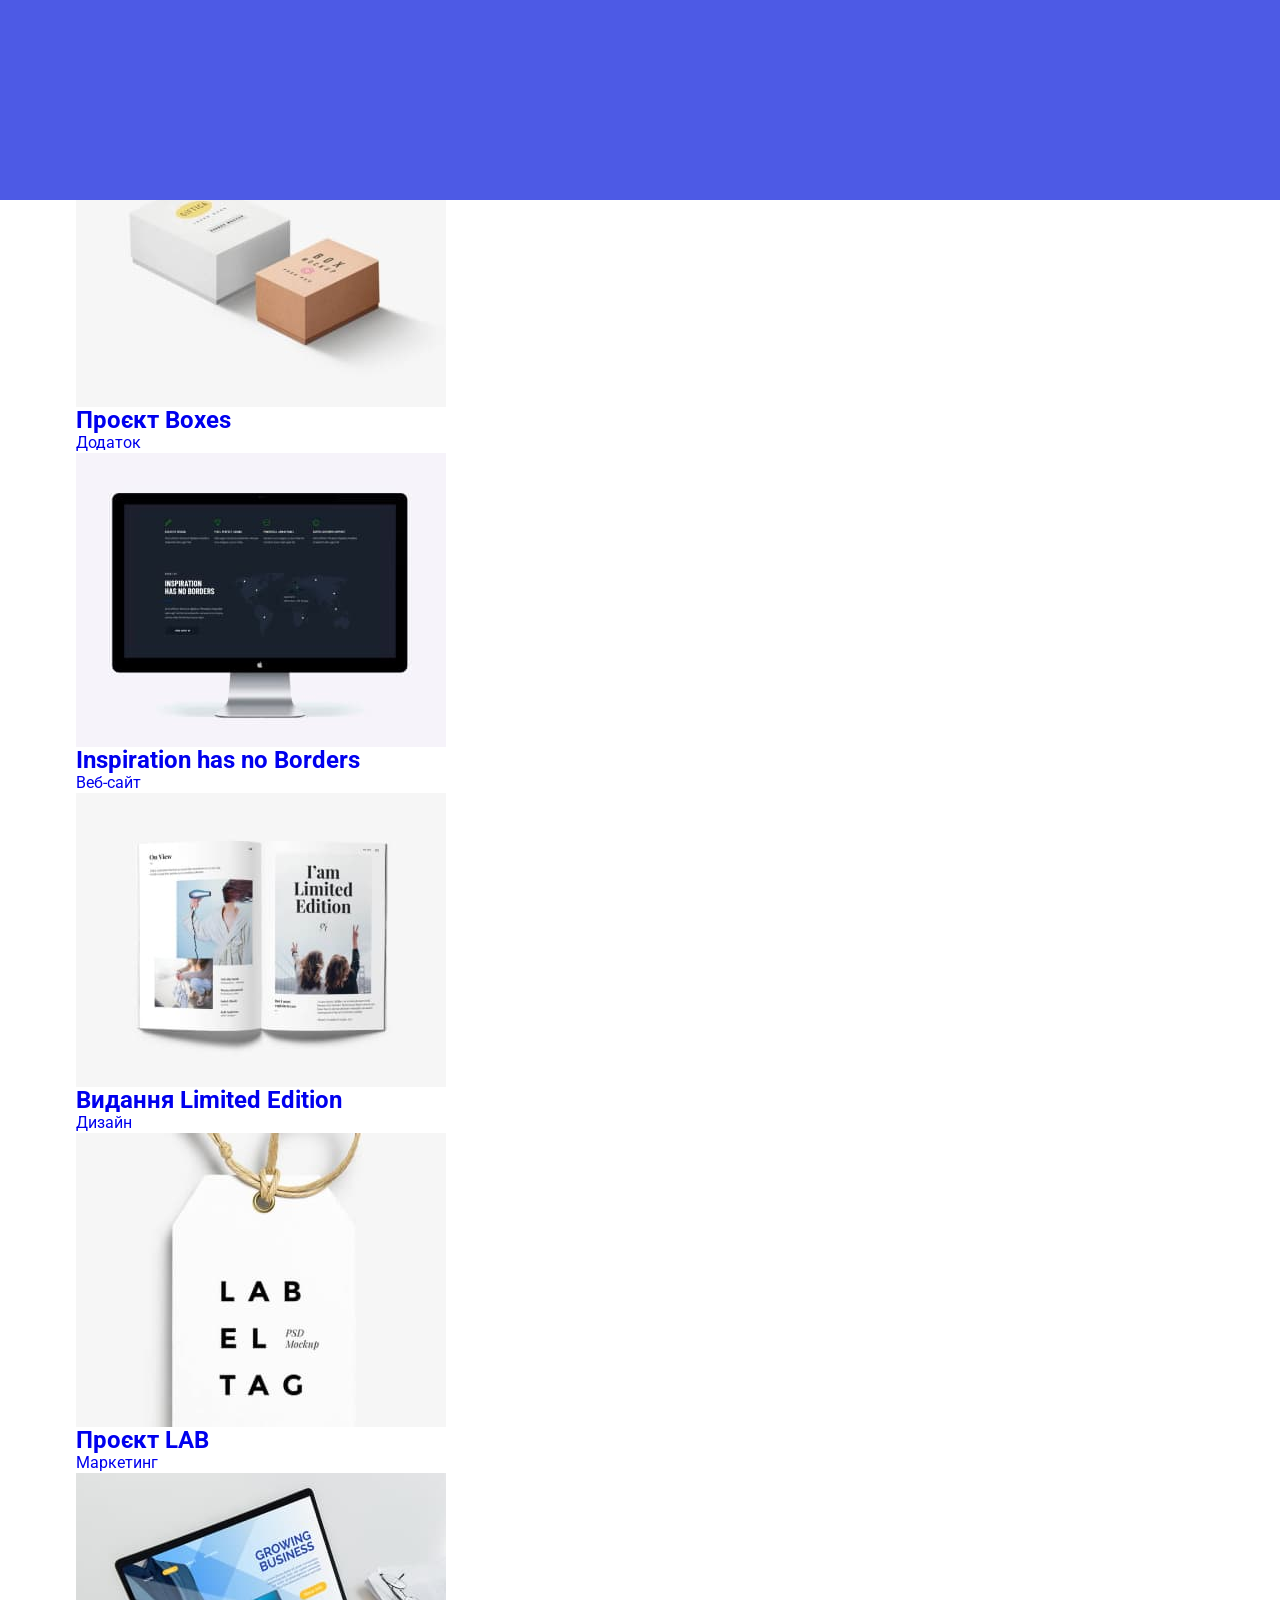
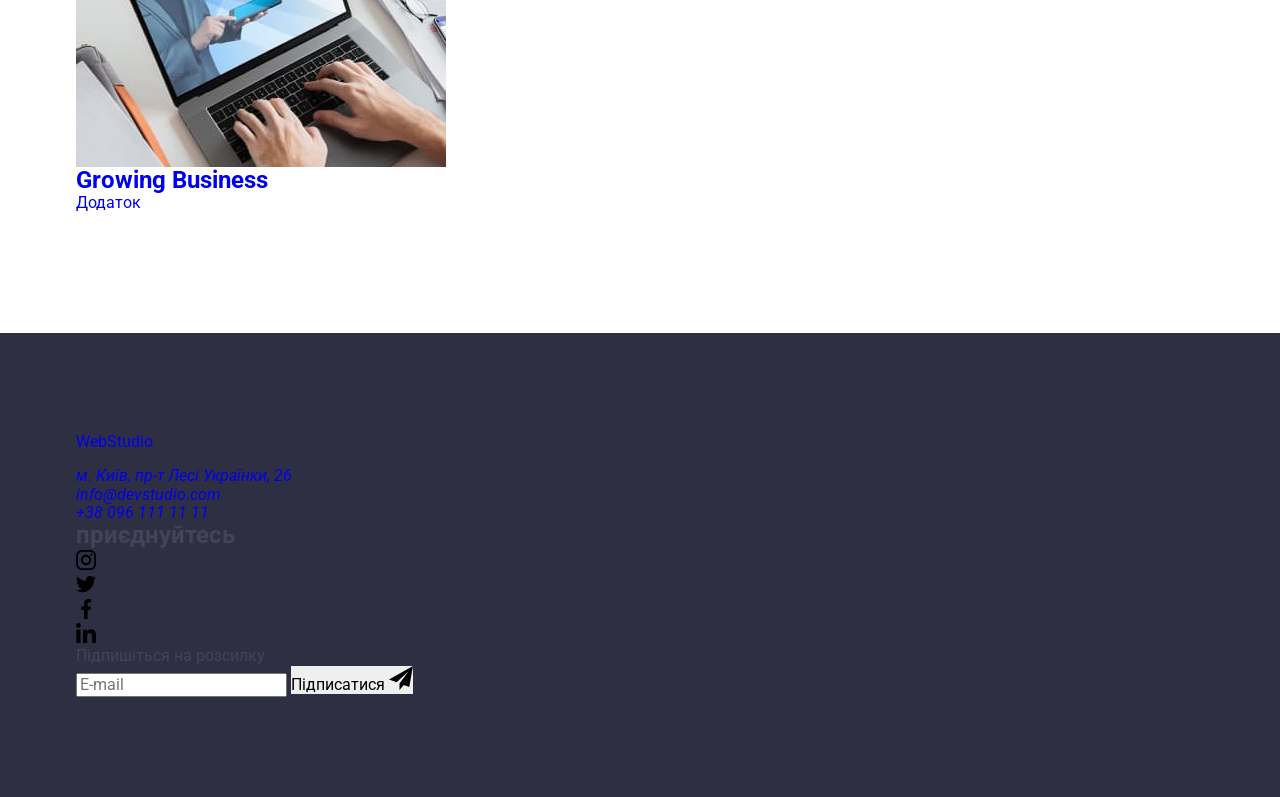
<file: portfolio.html>
<!DOCTYPE html>
<html lang="uk">
  <head>
    <meta charset="UTF-8" />
    <meta http-equiv="X-UA-Compatible" content="IE=edge" />
    <meta name="viewport" content="width=device-width, initial-scale=1.0" />
    <title>Портфоліо</title>
    <link
      href="https://fonts.googleapis.com/css2?family=Raleway:wght@700&family=Roboto:wght@400;500;700;900&display=swap"
      rel="stylesheet"
    />
    <link
      rel="stylesheet"
      href="https://cdnjs.cloudflare.com/ajax/libs/modern-normalize/1.0.0/modern-normalize.min.css"
    />
    <link rel="stylesheet" href="./css/styles.css" />
  </head>
  <body>
    <!-- шапка -->
    <header class="header">
      <div class="container main-nav">
        <nav class="site-nav">
          <a href="./index.html" class="logo link" aria-label="logo"
            ><span lang="en"><span class="logo-web-blue">Web</span>Studio</span></a
          >
          <ul class="list-site-nav list">
            <li class="item">
              <a href="./index.html" class="link link-site-nav">Студія</a>
            </li>
            <li class="item">
              <a href="./portfolio.html" class="link current link-site-nav">Портфоліо</a>
            </li>
            <li class="item"><a href="" class="link link-site-nav">Контакти</a></li>
          </ul>
        </nav>
        <ul class="list-contacts-header list">
          <li class="item">
            <a href="mailto:info@devstudio.com" class="link-contacts-header link"
              ><svg class="contacts-item" width="16" height="12">
                <use href="./images/sprite-defs.svg#icon-mail"></use></svg
              >info@devstudio.com</a
            >
          </li>
          <li class="item">
            <a href="tel:+380961111111" class="link-contacts-header link"
              ><svg class="contacts-item" width="10" height="16">
                <use href="./images/sprite-defs.svg#icon-phone"></use></svg
              >+38 096 111 11 11</a
            >
          </li>
        </ul>
      </div>
    </header>
    <main>
      <section class="section sample-works">
        <div class="container">
          <h1 class="section-titel-hidden">Портфоліо</h1>
          <ul class="list list-filter">
            <li class="button-item"><button type="button" class="button-filter">Усі</button></li>
            <li class="button-item">
              <button type="button" class="button button-filter">Веб-сайти</button>
            </li>
            <li class="button-item">
              <button type="button" class="button button-filter">Додатки</button>
            </li>
            <li class="button-item">
              <button type="button" class="button button-filter">Дизайн</button>
            </li>
            <li class="button-item">
              <button type="button" class="button button-filter">Маркетинг</button>
            </li>
          </ul>
          <ul class="list list-sample-work">
            <li class="works-item">
              <a href="#" class="link link-portfolio">
                <div class="overlay-wrapper">
                  <img
                    src="./images/img_website_tex.jpg"
                    alt="приклад дизайну веб-сайта"
                    width="370"
                  />
                  <div class="overlay">
                    <p class="overlay-text">
                      Ресурс пропонує комплексні пропозиції з різним рівнем функціоналу та сервісів.
                      Все це дозволить відвідувачу отримати вичерпні відомості про компанію чи
                      приватну особу.
                    </p>
                  </div>
                </div>

                <div class="works-examples">
                  <h2 class="list-sample-work-titel">Технокряк</h2>
                  <p class="list-sample-work-paragraph">Веб-сайт</p>
                </div>
              </a>
            </li>
            <li class="works-item">
              <a href="#" class="link link-portfolio">
                <div class="overlay-wrapper">
                  <img
                    src="./images/img_new_orlean.jpg"
                    alt="приклад дизайну постера  матч с баскетболу"
                    width="370"
                  />
                  <div class="overlay">
                    <p class="overlay-text">
                      Ресурс пропонує комплексні пропозиції з різним рівнем функціоналу та сервісів.
                      Все це дозволить відвідувачу отримати вичерпні відомості про компанію чи
                      приватну особу.
                    </p>
                  </div>
                </div>

                <div class="works-examples">
                  <h2 class="list-sample-work-titel">
                    Постер <span lang="en">New Orlean vs Golden Star</span>
                  </h2>
                  <p class="list-sample-work-paragraph">Дизайн</p>
                </div>
              </a>
            </li>
            <li class="works-item">
              <a href="#" class="link link-portfolio">
                <div class="overlay-wrapper">
                  <img
                    src="./images/img_seafood.jpg"
                    alt="приклад дизайну зображено лейбела ресорана"
                    width="370"
                  />
                  <div class="overlay">
                    <p class="overlay-text">
                      Ресурс пропонує комплексні пропозиції з різним рівнем функціоналу та сервісів.
                      Все це дозволить відвідувачу отримати вичерпні відомості про компанію чи
                      приватну особу.
                    </p>
                  </div>
                </div>
                <div class="works-examples">
                  <h2 class="list-sample-work-titel">Ресторан <span lang="en">Seafood</span></h2>
                  <p class="list-sample-work-paragraph">Додаток</p>
                </div>
              </a>
            </li>
            <li class="works-item">
              <a href="#" class="link link-portfolio">
                <div class="overlay-wrapper">
                  <img
                    src="./images/img_project_prime.jpg"
                    alt="приклад дизайну лейбла проєкта зображено навушники"
                    width="370"
                  />
                  <div class="overlay">
                    <p class="overlay-text">
                      Ресурс пропонує комплексні пропозиції з різним рівнем функціоналу та сервісів.
                      Все це дозволить відвідувачу отримати вичерпні відомості про компанію чи
                      приватну особу.
                    </p>
                  </div>
                </div>

                <div class="works-examples">
                  <h2 class="list-sample-work-titel">Проєкт <span lang="en">Prime</span></h2>
                  <p class="list-sample-work-paragraph">Маркетинг</p>
                </div>
              </a>
            </li>
            <li class="works-item">
              <a href="#" class="link link-portfolio">
                <div class="overlay-wrapper">
                  <img
                    src="./images/img_boxes.jpg"
                    alt="приклад дезайна додатку зображено упаковочні коробки"
                    width="370"
                  />
                  <div class="overlay">
                    <p class="overlay-text">
                      Ресурс пропонує комплексні пропозиції з різним рівнем функціоналу та сервісів.
                      Все це дозволить відвідувачу отримати вичерпні відомості про компанію чи
                      приватну особу.
                    </p>
                  </div>
                </div>

                <div class="works-examples">
                  <h2 class="list-sample-work-titel">Проєкт <span lang="en">Boxes</span></h2>
                  <p class="list-sample-work-paragraph">Додаток</p>
                </div>
              </a>
            </li>
            <li class="works-item">
              <a href="#" class="link link-portfolio">
                <div class="overlay-wrapper">
                  <img
                    src="./images/img_website_two.jpg"
                    alt="приклад дизайну веб-сайта"
                    width="370"
                  />
                  <div class="overlay">
                    <p class="overlay-text">
                      Ресурс пропонує комплексні пропозиції з різним рівнем функціоналу та сервісів.
                      Все це дозволить відвідувачу отримати вичерпні відомості про компанію чи
                      приватну особу.
                    </p>
                  </div>
                </div>

                <div class="works-examples">
                  <h2 class="list-sample-work-titel">
                    <span lang="en">Inspiration has no Borders</span>
                  </h2>
                  <p class="list-sample-work-paragraph">Веб-сайт</p>
                </div>
              </a>
            </li>
            <li class="works-item">
              <a href="#" class="link link-portfolio">
                <div class="overlay-wrapper">
                  <img src="./images/img_newspaper.jpg" alt="приклад дизайну журналу" width="370" />
                  <div class="overlay">
                    <p class="overlay-text">
                      Ресурс пропонує комплексні пропозиції з різним рівнем функціоналу та сервісів.
                      Все це дозволить відвідувачу отримати вичерпні відомості про компанію чи
                      приватну особу.
                    </p>
                  </div>
                </div>

                <div class="works-examples">
                  <h2 class="list-sample-work-titel">
                    Видання <span lang="en">Limited Edition</span>
                  </h2>
                  <p class="list-sample-work-paragraph">Дизайн</p>
                </div>
              </a>
            </li>
            <li class="works-item">
              <a href="#" class="link link-portfolio">
                <div class="overlay-wrapper">
                  <img
                    src="./images/lab_img.jpg"
                    alt="приклад дизайну проекту зображено бірку"
                    width="370"
                  />
                  <div class="overlay">
                    <p class="overlay-text">
                      Ресурс пропонує комплексні пропозиції з різним рівнем функціоналу та сервісів.
                      Все це дозволить відвідувачу отримати вичерпні відомості про компанію чи
                      приватну особу.
                    </p>
                  </div>
                </div>

                <div class="works-examples">
                  <h2 class="list-sample-work-titel">Проєкт <span lang="en">LAB</span></h2>
                  <p class="list-sample-work-paragraph">Маркетинг</p>
                </div>
              </a>
            </li>
            <li class="works-item">
              <a href="#" class="link link-portfolio">
                <div class="overlay-wrapper">
                  <img
                    src="./images/img_growing_business.jpg"
                    alt="приклад дизайну додатка зображено роботу з додатком на компютері"
                    width="370"
                  />
                  <div class="overlay">
                    <p class="overlay-text">
                      Ресурс пропонує комплексні пропозиції з різним рівнем функціоналу та сервісів.
                      Все це дозволить відвідувачу отримати вичерпні відомості про компанію чи
                      приватну особу.
                    </p>
                  </div>
                </div>

                <div class="works-examples">
                  <h2 class="list-sample-work-titel"><span lang="en">Growing Business</span></h2>
                  <p class="list-sample-work-paragraph">Додаток</p>
                </div>
              </a>
            </li>
          </ul>
        </div>
      </section>
    </main>
    <!-- футер -->
    <footer class="footer">
      <div class="container main-footer">
        <div class="footer-address">
          <a href="./index.html" class="footer-logo link" aria-label="logo"
            ><span lang="en"><span class="logo-web-blue">Web</span>Studio</span></a
          >
          <address class="address-footer">
            <ul class="contacts-footer list">
              <li>
                <a
                  href="https://www.google.com/maps/place/%D0%B1%D1%83%D0%BB.+%D0%9B%D0%B5%D1%81%D0%B8+%D0%A3%D0%BA%D1%80%D0%B0%D0%B8%D0%BD%D0%BA%D0%B8,+26,+%D0%9A%D0%B8%D0%B5%D0%B2,+%D0%A3%D0%BA%D1%80%D0%B0%D0%B8%D0%BD%D0%B0,+02000/@50.4265807,30.53838x58,17z/data=!3m1!4b1!4m5!3m4!1s0x40d4cf0e033ecbe9:0x57a4dffefec77da0!8m2!3d50.4265807!4d30.5383858"
                  target="_blank"
                  rel="noopener noreferrer"
                  class="contacts-footer-street link"
                  >м. Київ, пр-т Лесі Українки, 26</a
                >
              </li>
              <li>
                <a href="mailto:info@devstudio.com" class="contacts-footer-mail link"
                  >info@devstudio.com</a
                >
              </li>
              <li>
                <a href="tel:+380961111111" class="contacts-footer-tel link">+38 096 111 11 11</a>
              </li>
            </ul>
          </address>
        </div>
        <div class="footer-social">
          <h2 class="footer-titel">приєднуйтесь</h2>
          <ul class="footer-list list">
            <li class="footer-item">
              <a href="#" class="footer-link link" aria-label="instagram">
                <svg class="footer-icon" width="20" height="20">
                  <use href="./images/sprite-defs.svg#icon-instagram"></use>
                </svg>
              </a>
            </li>
            <li class="footer-item">
              <a href="#" class="footer-link link" aria-label="twitter">
                <svg class="footer-icon" width="20" height="20">
                  <use href="./images/sprite-defs.svg#icon-twitter"></use>
                </svg>
              </a>
            </li>
            <li class="footer-item">
              <a href="#" class="footer-link link" aria-label="facebook">
                <svg class="footer-icon" width="20" height="20">
                  <use href="./images/sprite-defs.svg#icon-facebook"></use>
                </svg>
              </a>
            </li>
            <li>
              <a href="#" class="footer-link link" aria-label="linkedin">
                <svg class="footer-icon" width="20" height="20">
                  <use href="./images/sprite-defs.svg#icon-linkedin"></use>
                </svg>
              </a>
            </li>
          </ul>
        </div>

        <div class="decor-footer">
          <p class="form-actions">Підпишіться на розсилку</p>
          <form class="form-footer">
            <input type="email" name="subscribe" class="footer-input" placeholder="E-mail" />
            <button type="submit" class="button-main">
              Підписатися
              <svg class="footer-form-icon" width="24" height="24">
                <use href="./images/sprite-defs.svg#icon-footer"></use>
              </svg>
            </button>
          </form>
        </div>
      </div>
    </footer>
  </body>
</html>
</file>
<file: css/styles.css>
body {
  font-family: 'Roboto', sans-serif;
  color: #434455;
  background-color: #fff;
}

/* Reset styles */
h1,
h2,
h3,
h4,
h5,
h6,
p {
  margin: 0;
}
ul,
ol {
  list-style-type: none;
  margin: 0;
  padding: 0;
}

img {
  display: block;
  max-width: 100%;
  height: auto;
}

a {
  text-decoration: none;
}

button {
  /* display: block; */
  padding: 0;
  border: none;
  cursor: pointer;
}

/* !Common styles */

.visually-hidden {
  position: absolute;
  width: 1px;
  height: 1px;
  margin: -1px;
  border: 0;
  padding: 0;
  white-space: nowrap;
  clip: rect(0 0 0 0);
  clip-path: inset(100%);
  overflow: hidden;
}
/* !---------------------section h2 -----------------------------------------*/
.section {
  padding-top: 96px;
  padding-bottom: 96px;
}
@media only screen and (min-width: 1158px) {
  .section {
    padding-top: 120px;
    padding-bottom: 120px;
  }
}
/* !---------------------container -----------------------------------------*/
/* .container {
  width: 1158px;
  padding-left: 15px;
  padding-right: 15px;
  margin-left: auto;
  margin-right: auto;
} */

.container {
  max-width: 320px;
  padding-left: 16px;
  padding-right: 16px;
  margin-left: auto;
  margin-right: auto;
}

@media only screen and (min-width: 768px) {
  .container {
    max-width: 768px;
    padding-left: 15px;
    padding-right: 15px;
  }
}

@media only screen and (min-width: 1158px) {
  .container {
    max-width: 1158px;
  }
}

/* !---------------------titel h2 -----------------------------------------*/

.team-titel,
.portfolio-titel {
  margin-bottom: 72px;
  color: #2e2f42;
  text-align: center;
  font-size: 36px;
  line-height: 1.11;
  letter-spacing: 0.02em;
  text-transform: capitalize;
}

/* !---------------------titel h3 -----------------------------------------*/

.team-titel-caption,
.portfolio-titel-caption {
  color: #2e2f42;
  font-size: 20px;
  font-weight: 500;
  line-height: 1.2;
  letter-spacing: 0.02em;
}

/* !---------------------desc -----------------------------------------*/

.team-desc,
.portfolio-desc {
  color: #434455;
  font-size: 16px;
  line-height: 1.5;
  letter-spacing: 0.02em;
}

/*!------------btn main -------------------------------------------*/
/* .main-btn {
  display: block;
  min-width: 169px;
  padding: 16px 32px 16px 32px;
  margin: 0 auto 0 auto; 
  color: #fff;
  font-size: 16px;
  font-weight: 500;
  line-height: 1.5;
  letter-spacing: 0.04em;
  border-radius: 4px;
  background-color: #4d5ae5;
  transition: background-color 250ms cubic-bezier(0.4, 0, 0.2, 1);
}

.main-btn:hover,
.main-btn:focus {
  background-color: #404bbf;
}  */
.main-btn {
  display: block;
  min-width: 169px;
  padding: 16px 32px 16px 32px;
  margin: 0 auto 0 auto;
  color: #fff;
  font-size: 16px;
  font-weight: 500;
  line-height: 1.5;
  letter-spacing: 0.04em;
  border-radius: 4px;
  background-color: #4d5ae5;
  transition: background-color 250ms cubic-bezier(0.4, 0, 0.2, 1);
}

.main-btn:focus {
  background-color: #404bbf;
}

@media only screen and (min-width: 1158px) {
  .main-btn:hover {
    background-color: #404bbf;
  }
}

/* !social ickon ----------------------------------------- */
.socials {
  display: flex;
  gap: 24px;
  justify-content: center;
}
*/ .socials-link {
  display: flex;
  justify-content: center;
  align-items: center;
  width: 40px;
  height: 40px;
  border-radius: 50%;
  background-color: #4d5ae5;
  background-color: 250ms cubic-bezier(0.4, 0, 0.2, 1);
}

.socials-icon {
  fill: #f4f4fd;
}
.team-socials-link:hover,
.team-socials-link:focus {
  background-color: #404bbf;
}

.socials-link {
  display: flex;
  justify-content: center;
  align-items: center;
  width: 40px;
  height: 40px;
  border-radius: 50%;
  background-color: #4d5ae5;
  background-color: 250ms cubic-bezier(0.4, 0, 0.2, 1);
}

.socials-icon {
  fill: #f4f4fd;
}

.team-socials-link:focus {
  background-color: #404bbf;
}

@media only screen and (min-width: 1158px) {
  .team-socials-link:hover {
    background-color: #404bbf;
  }
}

/* !header */

.header {
  border-bottom: 1px solid #e7e9fc;
  box-shadow: 0px 2px 1px rgba(46, 47, 66, 0.08),
    0px 1px 1px rgba(46, 47, 66, 0.16), 0px 1px 6px rgba(46, 47, 66, 0.08);
}

.header-container {
  display: flex;
  align-items: center;
}

.header-nav {
  display: flex;
  align-items: center;
}

.main-logo {
  display: inline-flex;
  align-items: center;
  color: #4d5ae5;
  font-family: 'Raleway', sans-serif;
  font-size: 18px;
  font-weight: 700;
  line-height: 1.17;
  letter-spacing: 0.03em;
  text-transform: uppercase;
  margin-left: auto;
}

.header-logo-accent {
  color: #2e2f42;
}

.header-nav-link {
  display: none;
}

.header-address-list {
  display: none;
}

.mobile-menu-btn {
  display: flex;
  justify-content: center;
  align-items: center;
  padding: 16px 0;
  background-color: transparent;
  margin-left: auto;
}

.mobile-menu {
  position: fixed;
  top: 0;
  left: 0;

  width: 100%;
  height: 100%;
  padding: 72px 16px 40px 16px;
  background-color: #fff;
  display: flex;
  flex-direction: column;
  visibility: hidden;
  transition: transform 250ms cubic-bezier(0.4, 0, 0.2, 1),
    visibility 250ms cubic-bezier(0.4, 0, 0.2, 1);
  transform: translateX(-100%);
}

.mobile-menu.is-open {
  transform: translateX(0);
  visibility: visible;
}

.close-menu-btn {
  position: absolute;
  display: flex;
  justify-content: center;
  align-items: center;
  top: 24px;
  right: 24px;
  width: 24px;
  outline: transparent;
  height: 24px;
  border-radius: 50%;
  background-color: #e7e9fc;
  transition: background-color 250ms cubic-bezier(0.4, 0, 0.2, 1);
}

.close-menu-btn:focus {
  background-color: #404bbf;
}

.menu-btn-icon {
  transition: fill 250ms cubic-bezier(0.4, 0, 0.2, 1);
}

.close-menu-btn:focus .menu-btn-icon {
  fill: #ffffff;
}

.mobile-menu-item:not(:last-child) {
  margin-bottom: 40px;
}
.mobile-menu-list {
  margin-bottom: auto;
}
.mobile-menu-link {
  font-size: 36px;
  color: #2e2f42;
  line-height: 1.11px;
  letter-spacing: 0.02em;
  text-transform: capitalize;
}

.mobile-menu-cotacts {
  display: flex;
  flex-direction: column;
  gap: 24px;
  margin-bottom: 48px;
}

.contact-link {
  font-size: 20px;
  line-height: 1.2px;
  letter-spacing: 0.02em;
  color: #434455;
  transition: color 250ms cubic-bezier(0.4, 0, 0.2, 1);
}

.contact-link:focus {
  color: #4d5ae5;
}

.mobile-menu-socials {
  display: flex;
  justify-content: center;
  align-items: center;
  gap: 40px;
}

.menu-active {
  color: #404bbf;
}

@media only screen and (min-width: 768px) {
  .mobile-menu-btn {
    display: none;
  }
  .main-logo {
    margin-right: 120px;
  }
  .header-nav-list {
    display: flex;
    gap: 40px;
  }

  .header-address-list {
    display: flex;
    flex-direction: column;
    font-style: normal;
    gap: 12px;
  }

  .header-address {
    margin-left: auto;
  }

  .header-nav-link {
    position: relative;
    display: block;
    color: #2e2f42;
    font-size: 16px;
    font-weight: 500;
    line-height: 1.5;
    letter-spacing: 0.02em;
    padding: 24px 0;
    transition: color 250ms cubic-bezier(0.4, 0, 0.2, 1);
  }

  .header-nav-link.active {
    color: #404bbf;
  }

  .header-nav-link.active::after {
    position: absolute;
    display: block;
    content: '';
    border-radius: 2px;
    bottom: -1px;
    width: 100%;
    height: 4px;
    background-color: #404bbf;
  }

  .header-address-link {
    color: #434455;
    font-size: 12px;
    line-height: 1.17;
    letter-spacing: 0.04em;
    transition: color 250ms cubic-bezier(0.4, 0, 0.2, 1);
  }

  .header-nav-link:focus {
    color: #404bbf;
  }

  .header-address-link:focus {
    color: #404bbf;
  }
}
@media only screen and (min-width: 1158px) {
  .main-logo {
    margin-right: 76px;
  }
  .header-address-list {
    flex-direction: row;
    gap: 40px;
  }
  .header-address-link {
    font-size: 16px;
    line-height: 1.5;
    letter-spacing: 0.02em;
  }

  .header-address-link:hover {
    color: #404bbf;
  }
  .header-nav-link:hover {
    color: #404bbf;
  }
}
/* !hero */

.hero {
  max-width: 1440px;
  padding: 72px 0;
  margin-left: auto;
  margin-right: auto;
  background-color: #2e2f42;
  /* background-image: linear-gradient(
      rgba(46, 47, 66, 0.7),
      rgba(46, 47, 66, 0.7)
    ),
    url(../images/background/people-office-background.jpg); */

  background-size: cover;
  background-repeat: no-repeat;
  background-position: center;
  background-image: linear-gradient(
      rgba(46, 47, 66, 0.7),
      rgba(46, 47, 66, 0.7)
    ),
    url('../images/background/people-office-background320@1x_result.jpg');
}
@media only screen and (max-width: 320px) and (min-resolution: 192dpi) {
  .hero {
    background-image: linear-gradient(
        rgba(46, 47, 66, 0.7),
        rgba(46, 47, 66, 0.7)
      ),
      url('../images/background/people-office-background320@2x_result.jpg');
  }
}
@media only screen and (min-width: 768px) {
  .hero {
    background-image: linear-gradient(
        rgba(46, 47, 66, 0.7),
        rgba(46, 47, 66, 0.7)
      ),
      url('../images/background/Dark-bgimgportfolio-20768@1x_result.jpg');
  }
}
@media only screen and (min-width: 768px) and (min-resolution: 192dpi) {
  .hero {
    background-image: linear-gradient(
        rgba(46, 47, 66, 0.7),
        rgba(46, 47, 66, 0.7)
      ),
      url('../images/background/Dark-bgimgportfolio-20768@2x_result.jpg');
  }
}
@media only screen and (min-width: 1158px) {
  .hero {
    background-image: linear-gradient(
        rgba(46, 47, 66, 0.7),
        rgba(46, 47, 66, 0.7)
      ),
      url('../images/background/people-office11158@1x_result.jpg');
  }
}
@media only screen and (min-width: 1158px) and (min-resolution: 192dpi) {
  .hero {
    background-image: linear-gradient(
        rgba(46, 47, 66, 0.7),
        rgba(46, 47, 66, 0.7)
      ),
      url('../images/background/people-office11158@2x_result.jpg');
  }
}

/* .hero-container {
  padding: 188px 0;
  background-color: #2e2f42;
  background-image: linear-gradient(
      rgba(46, 47, 66, 0.7),
      rgba(46, 47, 66, 0.7)
    ),
    url(../images/background/people-office-background.jpg);
  background-size: cover;
  background-repeat: no-repeat;
  background-position: center;
} */

.hero-titel {
  color: #fff;
  max-width: 288px;
  text-align: center;
  font-size: 36px;
  line-height: 1.11;
  letter-spacing: 0.02em;
  margin: auto auto 72px auto;
}

@media only screen and (min-width: 768px) {
  .hero {
    padding: 112px 0;
  }

  .hero-titel {
    max-width: 496px;
    font-size: 56px;
    line-height: 1.07;
    letter-spacing: 0.02em;

    margin: auto auto 36px auto;
  }
}
@media only screen and (min-width: 1158px) {
  .hero {
    padding: 188px 0;
  }
  .hero-titel {
    margin: auto auto 48px auto;
  }
}

/* !advantages */

.advantages-list {
  display: flex;
  flex-direction: column;

  gap: 72px;
}

.advantages-item {
  max-width: 288px;
  margin-left: auto;
  margin-right: auto;
}

.advantages-titel-caption {
  font-size: 36px;
  font-style: normal;
  line-height: 1.11;
  letter-spacing: 0, 02em;
  text-transform: capitalize;
  color: #2e2f42;
  text-align: center;
  margin-bottom: 8px;
}

.advantages-desc {
  font-size: 16px;
  font-weight: 500;
  line-height: 1.5;
  letter-spacing: 0.02em;
  margin-bottom: 8px;
}
.advantages-icon-wrap {
  display: none;
}

@media only screen and (min-width: 768px) {
  .advantages-list {
    flex-direction: row;
    flex-wrap: wrap;
    gap: 24px;
    row-gap: 72px;
  }

  .advantages-item {
    margin: 0;
    max-width: calc((100% - 24px) / 2);
  }
  .advantages-titel-caption {
    text-align: start;
  }
}
@media only screen and (min-width: 1158px) {
  .advantages-list {
    flex-wrap: nowrap;
  }

  .advantages-icon-wrap {
    display: flex;
    justify-content: center;
    align-items: center;
    height: 112px;
    /* padding: 24px 100px; */
    border-radius: 4px;
    border: 1px solid #8e8f99;
    background: #f4f4fd;
    margin-bottom: 8px;
  }

  .advantages-titel-caption {
    font-size: 20px;
    font-weight: 500;
    line-height: 1.2;
    letter-spacing: 0.02em;
  }
  .advantages-desc {
    font-weight: 400;
  }
}

/* !team */

.team {
  background-color: #f4f4fd;
}

.team-list {
  display: flex;
  flex-direction: column;
  align-items: center;
  justify-content: center;
  gap: 72px;
}

.team-item {
  background-color: #fff;
  width: 264px;
  border-radius: 0px 0px 4px 4px;
  box-shadow: 0px 2px 1px 0px rgba(46, 47, 66, 0.08),
    0px 1px 1px 0px rgba(46, 47, 66, 0.16),
    0px 1px 6px 0px rgba(46, 47, 66, 0.08);
}

.team-wrap {
  padding: 32px 0;
  display: flex;
  flex-direction: column;
}

.team-titel-caption {
  margin-bottom: 8px;
  text-align: center;
}

.team-desc {
  text-align: center;
  margin-bottom: 8px;
}

.team-socials-link {
  gap: 24px;
}
@media only screen and (min-width: 768px) {
  .team-list {
    flex-direction: row;
    flex-wrap: wrap;
    gap: 24px;
    row-gap: 72px;
  }
  .team-item {
    width: 264px;
  }
}

@media only screen and (min-width: 1158px) {
  .team-item {
    width: calc((100% - 24px * 3) / 4);
  }
}

/* !our portfolio */

.portfolio-list {
  display: flex;
  flex-direction: column;
  justify-content: center;
  align-items: center;
  gap: 48px;
}

.portfolio-item {
  width: 100%;
  border: 1px solid #e7e9fc;
}

.portfolio-wrap {
  padding: 32px 16px;
  border: 1px solid #e7e9fc;
  border-top: none;
}

.portfolio-titel-caption {
  margin-bottom: 8px;
}

.overlay {
  display: none;
}

@media only screen and (min-width: 768px) {
  .portfolio-list {
    flex-direction: row;
    flex-wrap: wrap;
    gap: 24px;
    row-gap: 72px;
  }

  .portfolio-item {
    width: 356px;
    border: 1px solid #e7e9fc;
  }
}

@media only screen and (min-width: 1158px) {
  .portfolio-list {
    flex-wrap: wrap;
    gap: 24px;
    row-gap: 48px;
  }

  .portfolio-item {
    width: calc((100% 24px * 2) / 3);
    transition: bo x-shadow 250ms cubic-bezier(0.4, 0, 0.2, 1);
  }

  .overlay-wrap {
    position: relative;
    overflow: hidden;
  }

  .overlay {
    display: block;
    padding: 40px 32px;
    position: absolute;
    width: 100%;
    height: 100%;
    top: 0;
    left: 0;
    transform: translateY(100%);
    background-color: #4d5ae5;
    transition: box-shadow 250ms cubic-bezier(0.4, 0, 0.2, 1);
    transition: transform 250ms cubic-bezier(0.4, 0, 0.2, 1);
    font-size: 16px;
    line-height: 1.5;
    letter-spacing: 0.02em;
    color: #f4f4fd;
  }

  .portfolio-item:hover .overlay,
  .portfolio-item:focus .overlay {
    transform: translateY(0);
  }

  .portfolio-item:hover {
    box-shadow: 0px 1px 6px rgba(46, 47, 66, 0.08),
      0px 1px 1px rgba(46, 47, 66, 0.16), 0px 2px 1px rgba(46, 47, 66, 0.08);
  }
}

/* !footer */

.footer {
  background-color: #2e2f42;
  padding: 96px 0;
}

/* .footer-logo {
  display: inline-block;
  margin-bottom: 16px;
} */

/* .footer-wrap {
  display: flex;
  align-items: baseline;
} */

/* .footer-wrap-logo {
  margin-right: 120px;
} */

.footer-wrap-logo {
  display: flex;

  flex-direction: column;
  margin-bottom: 72px;
}

.footer-logo {
  display: block;
  text-align: center;
  margin-right: auto;
  margin-right: auto;
  margin-bottom: 18px;
}

.footer-logo-accent {
  color: #f4f4fd;
}

.footer-desc {
  width: 264px;
  color: #f4f4fd;
  font-size: 16px;
  line-height: 1.5;
  letter-spacing: 0.02em;
}

/* .socials-footer-wrap {
  display: flex;
  align-items: flex-start;
  flex-direction: column;
} */

.socials-footer-wrap {
  display: flex;

  flex-direction: column;
  margin-bottom: 72px;
}

.socials-footer-caption {
  font-size: 16px;
  font-weight: 500;
  line-height: 1.5;
  letter-spacing: 0.02em;
  color: #ffffff;
  margin-bottom: 16px;
  text-align: center;
}

.footer-social {
  gap: 16px;
}

.footer-socials-link:focus {
  background-color: #31d0aa;
}

.footer-socials-link {
  transition: background-color 250ms cubic-bezier(0.4, 0, 0.2, 1);
}

/* .footer-subscribe-wrap {
  display: flex;
  flex-direction: column;
  margin-left: auto;
} */

.footer-subscribe-wrap {
  display: flex;
}

/* .footer-subscribe-form {
  display: flex;
  gap: 24px;
} */

.footer-subscribe-caption {
  color: #fff;
  font-size: 16px;
  line-height: 1.5;
  font-weight: 500;
  letter-spacing: 0.02em;
  margin-bottom: 16px;
  text-align: center;
}

.footer-subscribe-form {
  display: flex;
  flex-direction: column;
  flex-wrap: wrap;
  gap: 16px;
}

.footer-subscribe-input::placeholder {
  color: #fff;
}

.footer-subscribe-wrap {
  flex-direction: column;
}

.footer-subscribe-input {
  padding: 8px 16px;
  min-width: 288px;
  height: 40px;
  outline: transparent;
  color: #fff;
  background-color: transparent;
  font-size: 12px;
  font-weight: 500;
  line-height: 2;
  letter-spacing: 0.04em;
  border-radius: 4px;
  border: 1px solid #fff;
  box-shadow: 0px 4px 4px 0px rgba(0, 0, 0, 0.15);
}

.footer-subscribe-button {
  border-radius: 4px;
  background: #4d5ae5;
  min-width: 165px;
  color: #fff;
  font-size: 16px;
  font-weight: 500;
  line-height: 1.5;
  letter-spacing: 0.04em;
  display: flex;
  justify-content: center;
  align-items: center;
  padding: 8px 24px;
  transition: background-color 250ms cubic-bezier(0.4, 0, 0.2, 1);
}

.footer-subscribe-icon {
  fill: #ffffff;
  margin-left: 16px;
}

@media only screen and (min-width: 768px) {
  .footer {
    padding: 96px 108px;
  }

  .footer-logo {
    margin-right: auto;
    margin-left: 0;
  }

  .footer-grouping-wrap {
    display: flex;
    gap: 24px;
    row-gap: 72px;
    align-items: baseline;
  }

  .footer-subscribe-form {
    display: flex;
    flex-direction: row;
    flex-wrap: nowrap;
    gap: 24px;
  }
  .footer-subscribe-button {
    margin: 0;
  }

  .socials-footer-caption {
    text-align: left;
  }

  .footer-subscribe-input {
    min-width: 264px;
  }

  .footer-subscribe-caption {
    text-align: left;
  }
}
@media only screen and (min-width: 1158px) {
  .footer {
    padding: 100px 0 100px 0;
  }

  .footer-socials-link:hover {
    background-color: #31d0aa;
  }

  .footer-logo {
    display: inline-block;
    margin-bottom: 16px;
  }
  .footer-wrap {
    display: flex;
    flex-wrap: nowrap;
    align-items: baseline;
    margin-bottom: 0;
  }
  .footer-wrap-logo {
    margin-right: 120px;
    margin-bottom: 0;
  }

  .socials-footer-wrap {
    display: flex;
    align-items: flex-start;
    margin-bottom: 0;
    margin-right: auto;
  }

  .footer-subscribe-input {
    min-width: 264px;
    margin-right: 16px;
  }
  .footer-grouping-wrap {
    display: flex;
    gap: 0px;
    row-gap: 0px;
    margin-right: auto;
    align-items: normal;
  }

  .footer-subscribe-form {
    gap: 0;
  }
  .socials-footer-wrap {
    display: flex;

    flex-direction: column;
    margin-bottom: 0;
    margin-right: 80px;
  }
}

/* * --------------------------modal ------------------------------------------------- */

.backdrop {
  background-color: rgba(46, 47, 66, 0.4);
  width: 100vw;
  height: 100vh;
  position: fixed;
  top: 0;
  left: 0;
  display: flex;
  justify-content: center;
  align-items: center;
  transition: opacity 250ms cubic-bezier(0.4, 0, 0.2, 1),
    visibility 250ms cubic-bezier(0.4, 0, 0.2, 1);
}

.backdrop.is-hidden {
  opacity: 0;
  visibility: hidden;
  pointer-events: none;
}

.modal {
  position: absolute;
  top: 50%;
  left: 50%;
  transform: translate(-50%, -50%) scale(1);
  padding: 72px 24px 24px 24px;

  width: 288px;
  min-height: 623px;
  border-radius: 4px;
  background-color: #fcfcfc;
  box-shadow: 0px 1px 1px 0px rgba(0, 0, 0, 0.14),
    0px 1px 3px 0px rgba(0, 0, 0, 0.12), 0px 2px 1px 0px rgba(0, 0, 0, 0.2);
  transition: transform 250ms cubic-bezier(0.4, 0, 0.2, 1);
}

.modal-caption {
  font-size: 16px;
  font-weight: 500;
  line-height: 1.5;
  letter-spacing: 0.02em;
  text-align: center;
  color: #2e2f42;
  margin-bottom: 16px;
}

.modal-btn {
  position: absolute;
  top: 24px;
  right: 24px;
  display: flex;
  justify-content: center;
  align-items: center;
  cursor: pointer;

  width: 24px;
  height: 24px;
  border-radius: 50%;
  border: 1px solid rgba(0, 0, 0, 0.1);
  background-color: #e7e9fc;
  transition: background-color 250ms cubic-bezier(0.4, 0, 0.2, 1),
    border 250ms cubic-bezier(0.4, 0, 0.2, 1);
}

.modal-btn:focus,
.modal-btn:hover {
  background-color: #404bbf;
  border: none;
}

.modal-btn:focus .btn-icon,
.modal-btn:hover .btn-icon {
  fill: #ffffff;
}

.btn-icon {
  fill: #2e2f42;
  transition: fill 250ms cubic-bezier(0.4, 0, 0.2, 1);
}

.form-label {
  display: block;
  margin-bottom: 4px;
  font-size: 12px;

  line-height: 1.17;
  letter-spacing: 0.04em;
  color: #8e8f99;
}

.form-input {
  padding-left: 38px;
  width: 100%;
  height: 40px;
  border-radius: 4px;
  background-color: transparent;
  border: 1px solid rgba(46, 47, 66, 0.4);
  outline: transparent;
  transition: border-color 250ms cubic-bezier(0.4, 0, 0.2, 1);
}

.form-input:focus {
  border-color: #4d5ae5;
}

.form-icon {
  position: absolute;
  fill: #2e2f42;
  top: 50%;
  left: 16px;
  transform: translateY(-50%);
  transition: fill 250ms cubic-bezier(0.4, 0, 0.2, 1);
}

.form-input:focus + .form-icon {
  fill: #4d5ae5;
}

.form-input-wrap {
  position: relative;
}

.form-field {
  margin-bottom: 8px;
}

.textarea-wrap {
  margin-bottom: 16px;
}

.form-textarea {
  display: block;
  width: 100%;
  min-height: 120px;
  font-size: 12px;
  padding: 8px 16px;
  line-height: 1.17;
  letter-spacing: 0.04em;
  color: rgba(46, 47, 66, 0.4);
  background-color: transparent;
  resize: none;
  outline: transparent;
  border-radius: 4px;
  border: 1px solid rgba(46, 47, 66, 0.4);
  transition: border-color 250ms cubic-bezier(0.4, 0, 0.2, 1);
}

.form-textarea::placeholder {
  color: rgba(46, 47, 66, 0.4);
}

.form-textarea:focus {
  border-color: #4d5ae5;
}

/* ! custom checkbox */
.checkbox-wrap {
  margin-bottom: 24px;
}

.from-agreement {
  /* margin-bottom: 24px; */
  font-size: 12px;
  line-height: 1.17;
  letter-spacing: 0.04em;
  color: #8e8f99;
  user-select: none;
}

/* .checkbox:checked + .from-agreement-checkbox {
  background-color: #404bbf;
} */

.from-agreement-checkbox {
  display: inline-flex;
  justify-content: center;
  align-items: center;
  width: 16px;
  height: 16px;
  border-radius: 2px;
  fill: transparent;
  border: 1px solid rgba(46, 47, 66, 0.4);
  margin-right: 8px;
  transition: background-color 250ms cubic-bezier(0.4, 0, 0.2, 1),
    border 250ms cubic-bezier(0.4, 0, 0.2, 1),
    fill 250ms cubic-bezier(0.4, 0, 0.2, 1);
}

.checkbox:checked + .from-agreement > .from-agreement-checkbox {
  /* opacity: 1; */

  border: none;
  background-color: #404bbf;
  fill: #f4f4fd;
}
/* .from-agreement-icon {
  fill: #fff;
  opacity: 0;
} */

.from-agreement-link {
  color: #4d5ae5;
  text-decoration: underline;
}

@media only screen and (min-width: 769px) {
  .modal {
    width: 408px;
    min-height: 584px;
  }
}
</file>
